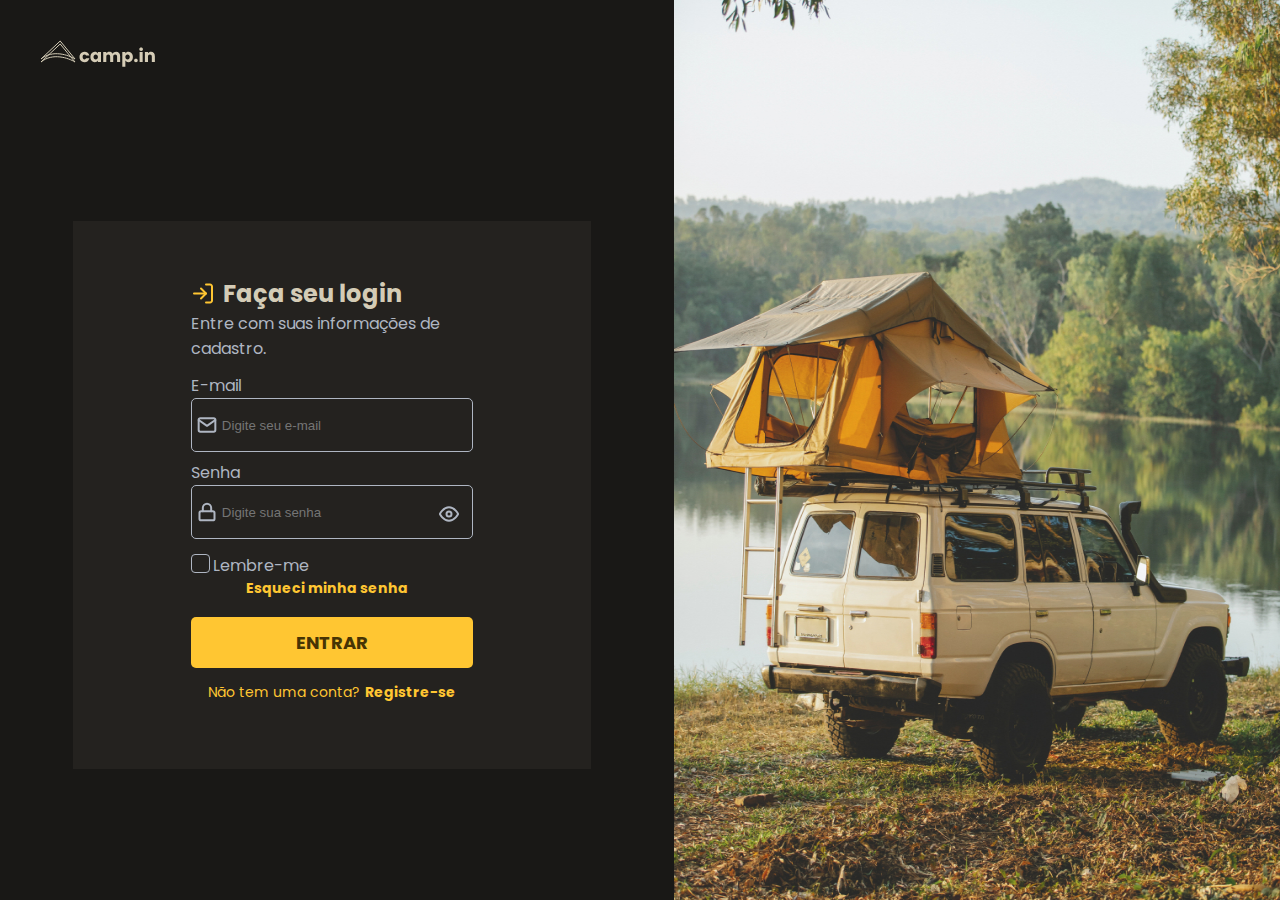
<file: index.html>
<!DOCTYPE html>
<html lang="en">
  <head>
    <meta charset="UTF-8" />
    <meta http-equiv="X-UA-Compatible" content="IE=edge" />
    <meta name="viewport" content="width=device-width, initial-scale=1.0" />
    <link rel="shortcut icon" href="Images/favicon.ico" type="image/x-icon" />
    <link rel="stylesheet" href="style.css" />
    <link rel="preconnect" href="https://fonts.googleapis.com" />
    <link rel="preconnect" href="https://fonts.gstatic.com" crossorigin />
    <link
      href="https://fonts.googleapis.com/css2?family=Poppins:wght@400;500;600&family=Roboto:wght@400;500&display=swap"
      rel="stylesheet"
    />
    <title>Login</title>
  </head>
  <body>
    <header class="logo">
      <img src="images/logo.svg" alt="Logo" />
    </header>
    
    <div class="container">
      <div class="headerLogin">
        <img src="images/log-in.svg" alt="Image Login" />
        <h3>Faça seu login</h3>
      </div>

      <p>Entre com suas informações de cadastro.</p>

      <form>
        <div class="email">
          <label for="email">E-mail</label>
          <input
            class="formInput"
            type="email"
            name="emailClient"
            id="email"
            autocomplete="off"
            placeholder="Digite seu e-mail"
          />
        </div>

        <div class="password">
          <label for="password">Senha</label>
          <input
          class="formInput"
          type="password"
          name="passwordClient"
          id="password"
          placeholder="Digite sua senha"
          />
          
          <span class="eye" onclick="displayPassword()"></span>
        </div>

        <div class="rememberPassword">
          <input
            type="checkbox"
            class="checkbox"
            name="rememberPassword"
            id="rememberPassword"
          />
          <label for="rememberPassword">Lembre-me</label>
          <a href="#"><strong>Esqueci minha senha</strong></a>
        </div>
        
        <a class="enterHome" href="./home/home.html">Entrar</a>
        
        <p>Não tem uma conta?<a href="#"><strong>Registre-se</strong></a></p>
        </div>
      </form>
      <img class="sideImage" src="images/side-image.jpg" alt="Side Image" />
    </div>
    <script src="main.js"></script>
  </body>
</html>
</file>
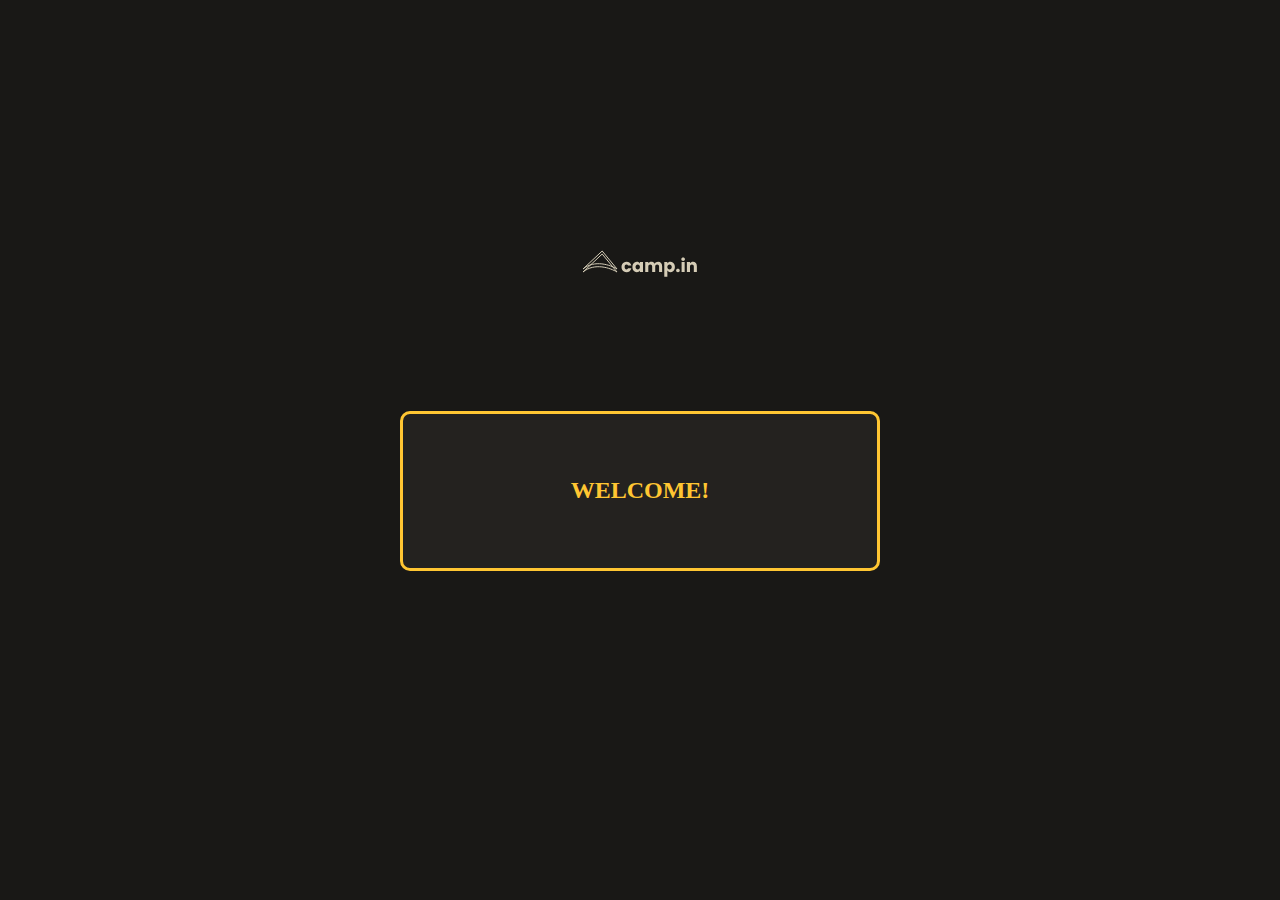
<file: home/home.html>
<!DOCTYPE html>
<html lang="en">
  <head>
    <meta charset="UTF-8" />
    <meta http-equiv="X-UA-Compatible" content="IE=edge" />
    <meta name="viewport" content="width=device-width, initial-scale=1.0" />
    <link
      rel="shortcut icon"
      href="../images/favicon.ico"
      type="image/x-icon"
    />
    <link rel="stylesheet" href="style.css" />
    <title>Home</title>
  </head>
  <body>
    <div class="container">
      <div class="logo">
        <img src="../images/logo.svg" alt="Logo" />
      </div>

      <div class="box">
        <div class="welcome"><h2>Welcome!</h2></div>
      </div>
    </div>
  </body>
</html>
</file>
<file: style.css>
:root {
  font-size: 62.5%;

  --text-base: #afb6c2;
  --text-title: #d4ccb6;
  --background: #191816;
  --form-background: #24221f;
  --primary-color: #ffc632;
}

* {
  margin: 0;
  padding: 0;
  box-sizing: border-box;
}

body {
  display: flex;
  background-color: var(--background);
  color: var(--text-base);
  font-family: 'Poppins', sans-serif; 
  
  width: 100%;
  height: 100%;

  font-size: 1.6rem;
}

.container {
  position: relative;
  top: 5vh;
  right: 6.5vw;
  margin: auto;
  max-width: 55%;
  height: auto;
  padding: 5.5rem 11.8rem;
  background-color: var(--form-background);
}

.sideImage {
  min-width: 45%;
  height: 100vh;
}

.logo {
  margin-top: 4rem;
  margin-left: 4rem;
  margin-bottom: 12.6rem;
}

h3 {
  color: var(--text-title);

  font-size: 2.4rem;
}

.headerLogin {
  display: flex;
  gap: 0.5em;
}

p {
  margin-bottom: 0.8em;
  font-size: 1.6rem;
}

.email, .password {
  display: flex;
  flex-direction: column;
  margin-bottom: 0.5em;
}

.rememberPassword a, p:last-child, a:last-child {
  color: var(--primary-color);
  text-decoration: none;
  font-size: 15px;
}

.rememberPassword {
  display: flex;
  flex-wrap: wrap;
  justify-content: space-between;
  align-items:baseline;
}

.rememberPassword strong {
  padding-left: 50px;
  width: 100vw;
  font-size: 13px;
}

.rememberPassword a strong {
  font-size: 1.4rem;
}

.formInput {
  background-color: var(--form-background);
  border: 1.5px solid var(--text-base);
  border-radius: 5px;
  height: 6vh;
  color: var(--text-base);
}

/* Acesso o input de tipo email, incluo a imagem, posiciono e retiro o contorno */
input[type=email] {
  background-image: url('images/mail.svg');
  background-repeat: no-repeat;
  background-size: 20px;
  background-position: 5px;
  padding-left: 30px;
  outline: none;
}

input[type=email]:focus {
  background-image: url(images/mail-focus.svg);
  border: 2px solid var(--primary-color);
}

input[type=password] {
  background-image: url(images/lock.svg);
  background-repeat: no-repeat;
  background-position: 5px;
  padding-left: 30px;
  outline: none;
}

input[type=password]:focus {
  background-image: url(images/lock-focus.svg);
  border: 2px solid var(--primary-color);
}

.password {
  position: relative;
}

.eye {
  background-image: url(images/eye.svg);
  background-position: center;
  background-repeat: no-repeat;
  width: 20px;
  height: 20px;

  position: absolute;
  right: 5%;
  top: 55%;

  cursor: pointer;
}

.checkbox {
  display: none;
}

/* Crio o checkbox o inserindo antes do conteúdo de label */
.checkbox + label::before {
  content: '';
  display: inline-block;
  width: 17px;
  height: 17px;
  margin-top: 0.7rem;
  margin-right: 0.3rem;
  margin-bottom: -0.2rem;
  border-radius: 4px;
  border: 1px solid var(--text-base);
  cursor: pointer;
}

.checkbox:checked + label::before {
  background-color: var(--primary-color);
  background-image: url(images/check.svg);
  background-repeat: no-repeat;
  background-position: center;
  border: 1px solid var(--primary-color);
}

.enterHome {
  text-decoration: none;
  font-family: 'Poppins', sans-serif; 
  font-size: 1.8rem;
  font-weight: bolder;
  color: #473404;
  display: flex;
  justify-content: center;
  padding-block: 1.2rem;
  align-items: center;
  background-color: var(--primary-color);
  border: none;
  border-radius: 5px;
  width: 100%;  
  width: 100%;  
  max-height: 5.1rem;
  margin-top: 1em;
  cursor: pointer;
  text-transform: uppercase;
}

p:last-child {
  display: flex;
  justify-content: center;
  text-align: center;
  margin-top: 1em;

  font-size: 1.4rem;
}

a:last-child {
  padding-left: 5px;
  font-size: 1.4rem;
}

@media (max-width:1024px) {
  
}

@media (min-width:320px) and (max-width:768px) {
  body {
    background-color: var(--form-background);
    display: flex;
    flex-direction: column;

    width: 100vw;
  }
  
  .sideImage {
    display: none;
  }

  .logo { 
    margin-left: 2.8rem;
    margin-bottom: 0;
  }

  .container {
    padding: 0 0 0 5rem;
    position: relative;
    width: 100%;
    max-width: 95vw;

    top: 3rem;
  }

  p {
    font-size: 1.3rem;
  }

  .rememberPassword strong {
    padding-left: 1.5rem;
    font-size: 1.4rem;
  }

  .rememberPassword label {
    font-size: 1.4rem;
  }
}
</file>
<file: home/style.css>
* {
  margin: 0;
  padding: 0;
  box-sizing: border-box;
}

body {
  width: 100vw;
  height: auto;
  background-color: #191816;
  display: flex;
  justify-content: center;
}

.container {
  display: flex;
  flex-direction: column;
  justify-content: center;
  align-items: center;

  height: 100vh;
}

.logo {
  margin-top: -5rem;
  margin-bottom: 8rem;
}

.box {
  width: 30rem;
  height: 10rem;
 

  display: flex;
  justify-content: center;
  align-items: center;

  background-color: #24221f;
  border: 3px solid #ffc632;
  border-radius: 10px;
}

h2 {
  color: #ffc632;
  text-transform: uppercase;
}

@media (max-width:425px) and (min-width:320px) {  
  .box {
    width: 70vw;
  }
}
</file>
